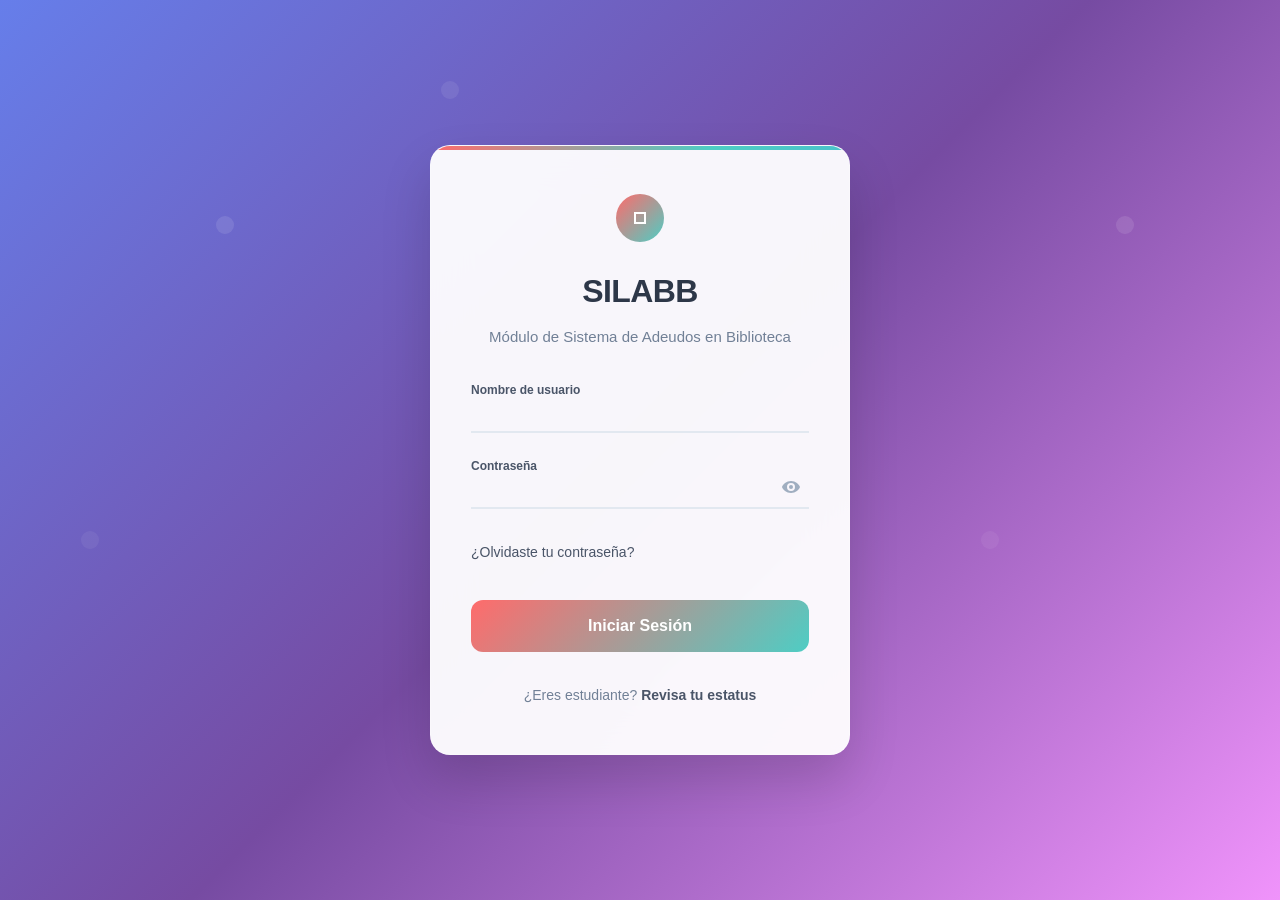
<file: index.html>
<!DOCTYPE html>
<html lang="es">
<head>
    <meta charset="UTF-8">
    <meta name="viewport" content="width=device-width, initial-scale=1.0">
    <title>SILABB - Index</title>
    <meta name="description" content="Sistema de Adeudos en Biblioteca">
    <link rel="stylesheet" href="/css/index.css">
</head>
<body>
    <div class="login-container">
        <div class="login-card">
            <div class="card-accent"></div>
            <div class="login-header">
                <div class="logo">
                    <svg width="48" height="48" viewBox="0 0 48 48" fill="none">
                        <circle cx="24" cy="24" r="24" fill="url(#gradient)"/>
                        <path d="M18 30V18h12v12H18zm2-10v8h8v-8h-8z" fill="white"/>
                        <defs>
                            <linearGradient id="gradient" x1="0%" y1="0%" x2="100%" y2="100%">
                                <stop offset="0%" stop-color="#FF6B6B"/>
                                <stop offset="100%" stop-color="#4ECDC4"/>
                            </linearGradient>
                        </defs>
                    </svg>
                </div>
                <h1>SILABB</h1>
                <p>Módulo de Sistema de Adeudos en Biblioteca</p>
            </div>
            <form class="login-form" id="loginForm" novalidate>
                <div class="form-field">
                    <input type="text" id="nombre_usuario" name="nombre_usuario" required autocomplete="username">
                    <label for="nombre_usuario">Nombre de usuario</label>
                    <div class="field-line"></div>
                    <span class="error-message" id="nombreUsuarioError"></span>
                </div>
                <div class="form-field">
                    <input type="password" id="password" name="password" required autocomplete="current-password">
                    <label for="password">Contraseña</label>
                    <button type="button" class="password-reveal" id="passwordToggle" aria-label="Mostrar u ocultar contraseña">
                        <svg class="eye-show" width="20" height="20" viewBox="0 0 20 20" fill="none">
                            <path d="M10 4C5.5 4 1.7 7.3 1 10c.7 2.7 4.5 6 9 6s8.3-3.3 9-6c-.7-2.7-4.5-6-9-6zm0 10a4 4 0 110-8 4 4 0 010 8zm0-6a2 2 0 100 4 2 2 0 000-4z" fill="currentColor"/>
                        </svg>
                        <svg class="eye-hide" width="20" height="20" viewBox="0 0 20 20" fill="none">
                            <path d="M3 3l14 14m-7-7a2 2 0 01-2-2m2 2a2 2 0 002 2m-2-2v.01M10 6a4 4 0 014 4m-4-4a4 4 0 00-4 4m4-4V4m0 10v2m4-6c.7-2.7-3.3-6-8-6m8 6c-.7 2.7-4.5 6-9 6" stroke="currentColor" stroke-width="1.5" stroke-linecap="round" stroke-linejoin="round"/>
                        </svg>
                    </button>
                    <div class="field-line"></div>
                    <span class="error-message" id="passwordError"></span>
                </div>
                <div class="form-actions">
                    <a href="#" class="forgot-password">¿Olvidaste tu contraseña?</a>
                </div>
                <button type="submit" class="signin-button">
                    <span class="button-text">Iniciar Sesión</span>
                    <div class="button-loader">
                        <div class="loader-circle"></div>
                    </div>
                </button>
            </form>
            <div class="signup-prompt">
                <span>¿Eres estudiante? </span>
                <a href="#" class="signup-link">Revisa tu estatus</a>
            </div>
            <div class="success-state" id="successMessage">
                <div class="success-visual">
                    <svg width="40" height="40" viewBox="0 0 40 40" fill="none">
                        <circle cx="20" cy="20" r="20" fill="url(#successGradient)"/>
                        <path d="M12 20l6 6 10-10" stroke="white" stroke-width="2.5" stroke-linecap="round" stroke-linejoin="round"/>
                        <defs>
                            <linearGradient id="successGradient" x1="0%" y1="0%" x2="100%" y2="100%">
                                <stop offset="0%" stop-color="#4ECDC4"/>
                                <stop offset="100%" stop-color="#44A08D"/>
                            </linearGradient>
                        </defs>
                    </svg>
                </div>
                <h3>¡Bienvenido!</h3>
                <p>Redirigiendo al sistema...</p>
            </div>
        </div>
    </div>
    <script src="/js/form-utils.js"></script>
    <script src="/js/index.js"></script>
</body>
</html>
</file>
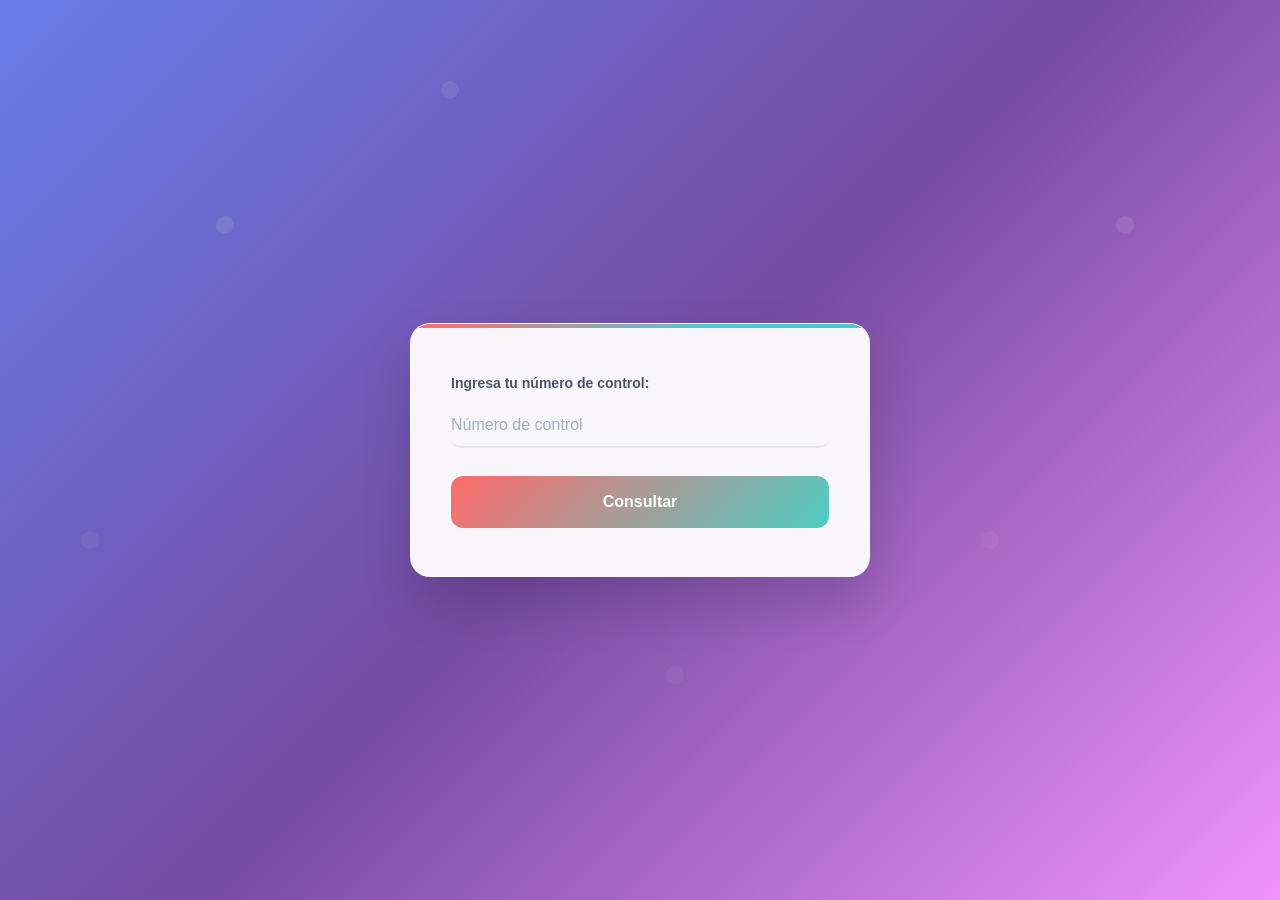
<file: pages/alumnos/status.html>
<!DOCTYPE html>
<html lang="es">
<head>
    <meta charset="UTF-8">
    <meta name="viewport" content="width=device-width, initial-scale=1.0">
    <title>SILABB - Consulta de Estatus</title>
    <meta name="description" content="Consulta el estatus de adeudos en biblioteca.">
    <link rel="stylesheet" href="/css/status.css">
</head>
<body>
    <div class="login-container">
        <div class="login-card">
            <div class="card-accent"></div>
            <div class="check-form">
                <label for="control-number">Ingresa tu número de control:</label>
                <input type="text" id="control-number" placeholder="Número de control" autocomplete="off">
                <button type="button" id="check-status">Consultar</button>
            </div>
        </div>
    </div>

    <script src="/js/status.js"></script>
</body>
</html>
</file>
<file: css/index.css>
/* Elegant Portfolio Login Form - Complete & Self-Contained */

* {
    margin: 0;
    padding: 0;
    box-sizing: border-box;
}

body {
    font-family: -apple-system, BlinkMacSystemFont, 'Segoe UI', Roboto, 'Helvetica Neue', Arial, sans-serif;
    background: linear-gradient(135deg, #667eea 0%, #764ba2 50%, #f093fb 100%);
    min-height: 100vh;
    display: flex;
    align-items: center;
    justify-content: center;
    padding: 20px;
    line-height: 1.6;
    position: relative;
}

body::before {
    content: '';
    position: fixed;
    top: 0;
    left: 0;
    right: 0;
    bottom: 0;
    background: url('data:image/svg+xml,<svg xmlns="http://www.w3.org/2000/svg" viewBox="0 0 100 100"><defs><pattern id="grain" width="100" height="100" patternUnits="userSpaceOnUse"><circle cx="25" cy="25" r="1" fill="rgba(255,255,255,0.1)"/><circle cx="75" cy="75" r="1" fill="rgba(255,255,255,0.05)"/><circle cx="50" cy="10" r="1" fill="rgba(255,255,255,0.08)"/><circle cx="10" cy="60" r="1" fill="rgba(255,255,255,0.06)"/></pattern></defs><rect width="100" height="100" fill="url(%23grain)"/></svg>');
    pointer-events: none;
    z-index: 0;
}

.login-container {
    width: 100%;
    max-width: 420px;
    position: relative;
    z-index: 1;
}

.login-card {
    background: rgba(255, 255, 255, 0.95);
    backdrop-filter: blur(20px);
    -webkit-backdrop-filter: blur(20px);
    border-radius: 20px;
    padding: 48px 40px;
    box-shadow: 0 25px 50px rgba(0, 0, 0, 0.15);
    border: 1px solid rgba(255, 255, 255, 0.2);
    position: relative;
    overflow: hidden;
}

.card-accent {
    position: absolute;
    top: 0;
    left: 0;
    right: 0;
    height: 4px;
    background: linear-gradient(90deg, #FF6B6B, #4ECDC4, #45B7D1, #96CEB4);
    background-size: 200% 100%;
    animation: gradientSlide 3s ease infinite;
}

@keyframes gradientSlide {
    0%, 100% { background-position: 0% 50%; }
    50% { background-position: 100% 50%; }
}

.login-header {
    text-align: center;
    margin-bottom: 40px;
}

.logo {
    margin-bottom: 24px;
    display: flex;
    justify-content: center;
    animation: logoFloat 4s ease-in-out infinite;
}

@keyframes logoFloat {
    0%, 100% { transform: translateY(0); }
    50% { transform: translateY(-4px); }
}

.login-header h1 {
    color: #2d3748;
    font-size: 2rem;
    font-weight: 700;
    margin-bottom: 8px;
    letter-spacing: -0.02em;
}

.login-header p {
    color: #718096;
    font-size: 15px;
    font-weight: 400;
}

/* Form Fields */
.form-field {
    position: relative;
    margin-bottom: 32px;
}

.form-field input {
    width: 100%;
    background: transparent;
    border: none;
    border-bottom: 2px solid #e2e8f0;
    padding: 12px 0;
    color: #2d3748;
    font-size: 16px;
    font-weight: 400;
    outline: none;
    transition: all 0.3s ease;
    font-family: inherit;
}

.form-field input:focus {
    border-bottom-color: transparent;
}

.form-field label {
    position: absolute;
    left: 0;
    top: 12px;
    color: #a0aec0;
    font-size: 16px;
    font-weight: 400;
    pointer-events: none;
    transition: all 0.3s ease;
    transform-origin: left;
}

.form-field input:focus + label,
.form-field input:not(:placeholder-shown) + label {
    top: -8px;
    font-size: 12px;
    font-weight: 600;
    color: #4a5568;
    transform: translateY(0);
}

.field-line {
    position: absolute;
    bottom: 0;
    left: 0;
    width: 0;
    height: 2px;
    background: linear-gradient(90deg, #FF6B6B, #4ECDC4);
    transition: width 0.3s ease;
}

.form-field input:focus ~ .field-line {
    width: 100%;
}

/* Password Field */
.form-field:has(.password-reveal) input {
    padding-right: 48px;
}

.password-reveal {
    position: absolute;
    right: 0;
    top: 50%;
    transform: translateY(-50%);
    background: none;
    border: none;
    cursor: pointer;
    color: #a0aec0;
    padding: 8px;
    border-radius: 6px;
    transition: all 0.2s ease;
    display: flex;
    align-items: center;
    justify-content: center;
}

.password-reveal:hover {
    color: #4a5568;
    background: rgba(0, 0, 0, 0.05);
}

.eye-hide {
    display: none;
}

.password-reveal.reveal-active .eye-show {
    display: none;
}

.password-reveal.reveal-active .eye-hide {
    display: block;
}

/* Form Actions */
.form-actions {
    display: flex;
    justify-content: space-between;
    align-items: center;
    margin-bottom: 36px;
    flex-wrap: wrap;
    gap: 16px;
}

.remember-checkbox {
    display: flex;
    align-items: center;
    cursor: pointer;
    font-size: 14px;
    color: #4a5568;
    font-weight: 500;
}

.remember-checkbox input[type="checkbox"] {
    display: none;
}

.checkbox-custom {
    width: 20px;
    height: 20px;
    border: 2px solid #cbd5e0;
    border-radius: 4px;
    margin-right: 10px;
    position: relative;
    transition: all 0.2s ease;
    display: flex;
    align-items: center;
    justify-content: center;
    color: transparent;
}

.remember-checkbox input[type="checkbox"]:checked + .checkbox-custom {
    background: linear-gradient(135deg, #FF6B6B, #4ECDC4);
    border-color: transparent;
    color: white;
}

.forgot-password {
    color: #4a5568;
    text-decoration: none;
    font-size: 14px;
    font-weight: 500;
    transition: all 0.2s ease;
    position: relative;
}

.forgot-password::after {
    content: '';
    position: absolute;
    bottom: -2px;
    left: 0;
    width: 0;
    height: 2px;
    background: linear-gradient(90deg, #FF6B6B, #4ECDC4);
    transition: width 0.3s ease;
}

.forgot-password:hover::after {
    width: 100%;
}

.forgot-password:hover {
    color: #2d3748;
}

/* Sign In Button */
.signin-button {
    width: 100%;
    background: linear-gradient(135deg, #FF6B6B, #4ECDC4);
    color: #ffffff;
    border: none;
    border-radius: 12px;
    padding: 16px 24px;
    cursor: pointer;
    font-family: inherit;
    font-size: 16px;
    font-weight: 600;
    position: relative;
    margin-bottom: 32px;
    transition: all 0.3s ease;
    overflow: hidden;
    min-height: 52px;
    display: flex;
    align-items: center;
    justify-content: center;
}

.signin-button::before {
    content: '';
    position: absolute;
    top: 0;
    left: -100%;
    width: 100%;
    height: 100%;
    background: linear-gradient(90deg, transparent, rgba(255, 255, 255, 0.2), transparent);
    transition: left 0.5s ease;
}

.signin-button:hover::before {
    left: 100%;
}

.signin-button:hover {
    transform: translateY(-2px);
    box-shadow: 0 8px 25px rgba(255, 107, 107, 0.4);
}

.signin-button:active {
    transform: translateY(0);
}

.signin-button:disabled {
    background: #cbd5e0;
    cursor: not-allowed;
    transform: none;
    box-shadow: none;
}

.button-text {
    transition: opacity 0.2s ease;
}

.button-loader {
    position: absolute;
    opacity: 0;
    transition: opacity 0.2s ease;
}

.loader-circle {
    width: 20px;
    height: 20px;
    border: 2px solid rgba(255, 255, 255, 0.3);
    border-top: 2px solid #ffffff;
    border-radius: 50%;
    animation: spin 1s linear infinite;
}

@keyframes spin {
    from { transform: rotate(0deg); }
    to { transform: rotate(360deg); }
}

.signin-button.loading .button-text {
    opacity: 0;
}

.signin-button.loading .button-loader {
    opacity: 1;
}

/* Auth Divider */
.auth-divider {
    text-align: center;
    margin: 32px 0;
    position: relative;
}

.auth-divider::before {
    content: '';
    position: absolute;
    top: 50%;
    left: 0;
    right: 0;
    height: 1px;
    background: linear-gradient(90deg, transparent, #e2e8f0, transparent);
}

.auth-divider span {
    background: rgba(255, 255, 255, 0.95);
    color: #718096;
    padding: 0 20px;
    font-size: 13px;
    font-weight: 500;
    position: relative;
    text-transform: uppercase;
    letter-spacing: 0.5px;
}

/* Social Auth */
.social-auth {
    display: flex;
    gap: 12px;
    margin-bottom: 32px;
}

.social-button {
    flex: 1;
    background: #ffffff;
    color: #4a5568;
    border: 1.5px solid #e2e8f0;
    border-radius: 10px;
    padding: 12px 16px;
    cursor: pointer;
    font-family: inherit;
    font-size: 14px;
    font-weight: 600;
    display: flex;
    align-items: center;
    justify-content: center;
    gap: 8px;
    transition: all 0.2s ease;
    min-height: 46px;
    position: relative;
    overflow: hidden;
}

.social-button::before {
    content: '';
    position: absolute;
    top: 0;
    left: -100%;
    width: 100%;
    height: 100%;
    background: linear-gradient(90deg, transparent, rgba(0, 0, 0, 0.02), transparent);
    transition: left 0.3s ease;
}

.social-button:hover::before {
    left: 100%;
}

.social-button:hover {
    border-color: #cbd5e0;
    transform: translateY(-1px);
    box-shadow: 0 4px 12px rgba(0, 0, 0, 0.08);
}

.social-button:active {
    transform: translateY(0);
}

/* Signup Prompt */
.signup-prompt {
    text-align: center;
    font-size: 14px;
    color: #718096;
}

.signup-link {
    color: #4a5568;
    text-decoration: none;
    font-weight: 600;
    transition: all 0.2s ease;
    position: relative;
}

.signup-link::after {
    content: '';
    position: absolute;
    bottom: -2px;
    left: 0;
    width: 0;
    height: 2px;
    background: linear-gradient(90deg, #FF6B6B, #4ECDC4);
    transition: width 0.3s ease;
}

.signup-link:hover::after {
    width: 100%;
}

.signup-link:hover {
    color: #2d3748;
}

/* Error States */
.error-message {
    color: #e53e3e;
    font-size: 12px;
    font-weight: 500;
    margin-top: 8px;
    opacity: 0;
    transform: translateY(-4px);
    transition: all 0.2s ease;
}

.error-message.show {
    opacity: 1;
    transform: translateY(0);
}

.form-field.error input {
    border-bottom-color: #e53e3e;
}

.form-field.error .field-line {
    background: #e53e3e;
    width: 100%;
}

.form-field.error label {
    color: #e53e3e;
}

/* Success State */
.success-state {
    display: none;
    text-align: center;
    padding: 40px 20px;
    opacity: 0;
    transform: translateY(20px);
    transition: all 0.4s ease;
}

.success-state.show {
    display: block;
    opacity: 1;
    transform: translateY(0);
}

.success-visual {
    margin: 0 auto 20px;
    animation: successFloat 0.6s ease-out;
}

@keyframes successFloat {
    0% { transform: scale(0) rotate(0deg); }
    50% { transform: scale(1.1) rotate(180deg); }
    100% { transform: scale(1) rotate(360deg); }
}

.success-state h3 {
    color: #2d3748;
    font-size: 1.5rem;
    font-weight: 700;
    margin-bottom: 8px;
}

.success-state p {
    color: #718096;
    font-size: 14px;
}

/* Mobile Responsive */
@media (max-width: 480px) {
    body {
        padding: 16px;
    }
    
    .login-card {
        padding: 36px 28px;
        border-radius: 16px;
    }
    
    .login-header h1 {
        font-size: 1.75rem;
    }
    
    .form-actions {
        flex-direction: column;
        align-items: flex-start;
        gap: 16px;
    }
    
    .social-auth {
        flex-direction: column;
    }
}
/* === Accessibility: keyboard focus indicators === */
/* Restores visible focus rings for keyboard users without affecting mouse interaction. */
:focus-visible {
    outline: 2px solid currentColor;
    outline-offset: 2px;
    border-radius: 4px;
}

/* Reduced motion: respect user preference. Animations defined per form will tone down. */
@media (prefers-reduced-motion: reduce) {
    *, *::before, *::after {
        animation-duration: 0.01ms !important;
        animation-iteration-count: 1 !important;
        transition-duration: 0.01ms !important;
        scroll-behavior: auto !important;
    }
}
</file>
<file: css/status.css>
* {
    margin: 0;
    padding: 0;
    box-sizing: border-box;
}
.check-form input {
    width: 100%;
    background: #ffffff;
    border: 1.5px solid #e2e8f0;
    border-radius: 10px;
    padding: 13px 14px;
    color: #2d3748;
    font-size: 16px;
    font-family: inherit;
    outline: none;
    transition: all 0.3s ease;
    margin-bottom: 28px;
}

.check-form input::placeholder {
    color: #a0aec0;
}

.check-form input:focus {
    border-color: #4ECDC4;
    box-shadow: 0 0 0 3px rgba(78, 205, 196, 0.12);
}

body {
    font-family: -apple-system, BlinkMacSystemFont, 'Segoe UI', Roboto, 'Helvetica Neue', Arial, sans-serif;
    background: linear-gradient(135deg, #667eea 0%, #764ba2 50%, #f093fb 100%);
    min-height: 100vh;
    display: flex;
    align-items: center;
    justify-content: center;
    padding: 20px;
    line-height: 1.6;
    position: relative;
}

body::before {
    content: '';
    position: fixed;
    inset: 0;
    background: url('data:image/svg+xml,<svg xmlns="http://www.w3.org/2000/svg" viewBox="0 0 100 100"><defs><pattern id="grain" width="100" height="100" patternUnits="userSpaceOnUse"><circle cx="25" cy="25" r="1" fill="rgba(255,255,255,0.1)"/><circle cx="75" cy="75" r="1" fill="rgba(255,255,255,0.05)"/><circle cx="50" cy="10" r="1" fill="rgba(255,255,255,0.08)"/><circle cx="10" cy="60" r="1" fill="rgba(255,255,255,0.06)"/></pattern></defs><rect width="100%" height="100%" fill="url(%23grain)"/></svg>');
    pointer-events: none;
    z-index: 0;
}

.login-container {
    width: 100%;
    max-width: 460px;
    position: relative;
    z-index: 1;
}

.login-card {
    background: rgba(255, 255, 255, 0.95);
    backdrop-filter: blur(20px);
    -webkit-backdrop-filter: blur(20px);
    border-radius: 20px;
    padding: 48px 40px;
    box-shadow: 0 25px 50px rgba(0, 0, 0, 0.15);
    border: 1px solid rgba(255, 255, 255, 0.2);
    position: relative;
    overflow: hidden;
    animation: cardEntrance 0.6s ease-out;
}

@keyframes cardEntrance {
    from {
        opacity: 0;
        transform: translateY(25px);
    }

    to {
        opacity: 1;
        transform: translateY(0);
    }
}

.card-accent {
    position: absolute;
    top: 0;
    left: 0;
    right: 0;
    height: 4px;
    background: linear-gradient(90deg, #FF6B6B, #4ECDC4, #45B7D1, #96CEB4);
    background-size: 200% 100%;
    animation: gradientSlide 3s ease infinite;
}

@keyframes gradientSlide {
    0%,
    100% {
        background-position: 0% 50%;
    }

    50% {
        background-position: 100% 50%;
    }
}

.check-form {
    text-align: center;
}

.check-form::before {
    display: block;
    color: #2d3748;
    font-size: 2rem;
    font-weight: 700;
    letter-spacing: -0.02em;
    margin-bottom: 6px;
}

.check-form::after {
    display: block;
    color: #718096;
    font-size: 15px;
    margin-bottom: 36px;
}

.check-form label {
    align-items: center;
    display: block;
    text-align: left;
    color: #4a5568;
    font-size: 14px;
    font-weight: 600;
    margin-bottom: 10px;
}

.check-form input {
    width: 100%;
    background: transparent;
    border: none;
    border-bottom: 2px solid #e2e8f0;
    padding: 12px 0;
    color: #2d3748;
    font-size: 16px;
    font-weight: 400;
    outline: none;
    transition: all 0.3s ease;
    font-family: inherit;
    margin-bottom: 28px;
}

.check-form input::placeholder {
    color: #a0aec0;
}

.check-form input:focus {
    border-bottom-color: transparent;
}

.check-form input:focus {
    box-shadow: 0 2px 0 0 #4ECDC4;
}

.check-form button {
    width: 100%;
    background: linear-gradient(135deg, #FF6B6B, #4ECDC4);
    color: #ffffff;
    border: none;
    border-radius: 12px;
    padding: 16px 24px;
    cursor: pointer;
    font-family: inherit;
    font-size: 16px;
    font-weight: 600;
    position: relative;
    overflow: hidden;
    min-height: 52px;
    transition: all 0.3s ease;
}

.check-form button::before {
    content: '';
    position: absolute;
    top: 0;
    left: -100%;
    width: 100%;
    height: 100%;
    background: linear-gradient(
        90deg,
        transparent,
        rgba(255, 255, 255, 0.2),
        transparent
    );
    transition: left 0.5s ease;
}

.check-form button:hover::before {
    left: 100%;
}

.check-form button:hover {
    transform: translateY(-2px);
    box-shadow: 0 8px 25px rgba(255, 107, 107, 0.4);
}

.check-form button:active {
    transform: translateY(0);
}

.check-form button:disabled {
    background: #cbd5e0;
    cursor: not-allowed;
    transform: none;
    box-shadow: none;
}

.check-form button:focus-visible,
.check-form input:focus-visible {
    outline: 2px solid #4ECDC4;
    outline-offset: 3px;
}

.status-result {
    margin-top: 28px;
    padding: 20px;
    border-radius: 12px;
    background: rgba(247, 250, 252, 0.9);
    border: 1px solid #e2e8f0;
    text-align: left;
    animation: resultEntrance 0.4s ease-out;
}

@keyframes resultEntrance {
    from {
        opacity: 0;
        transform: translateY(10px);
    }

    to {
        opacity: 1;
        transform: translateY(0);
    }
}

.status-result h3 {
    color: #2d3748;
    font-size: 17px;
    margin-bottom: 8px;
}

.status-result p {
    color: #718096;
    font-size: 14px;
}

.status-success {
    border-color: rgba(34, 197, 94, 0.3);
    background: rgba(34, 197, 94, 0.08);
}

.status-error {
    border-color: rgba(239, 68, 68, 0.3);
    background: rgba(239, 68, 68, 0.08);
}

@media (max-width: 480px) {
    body {
        padding: 16px;
    }

    .login-card {
        padding: 36px 28px;
        border-radius: 16px;
    }

    .check-form::before {
        font-size: 1.75rem;
    }
}

@media (prefers-reduced-motion: reduce) {
    *,
    *::before,
    *::after {
        animation-duration: 0.01ms !important;
        animation-iteration-count: 1 !important;
        transition-duration: 0.01ms !important;
    }
}
</file>
